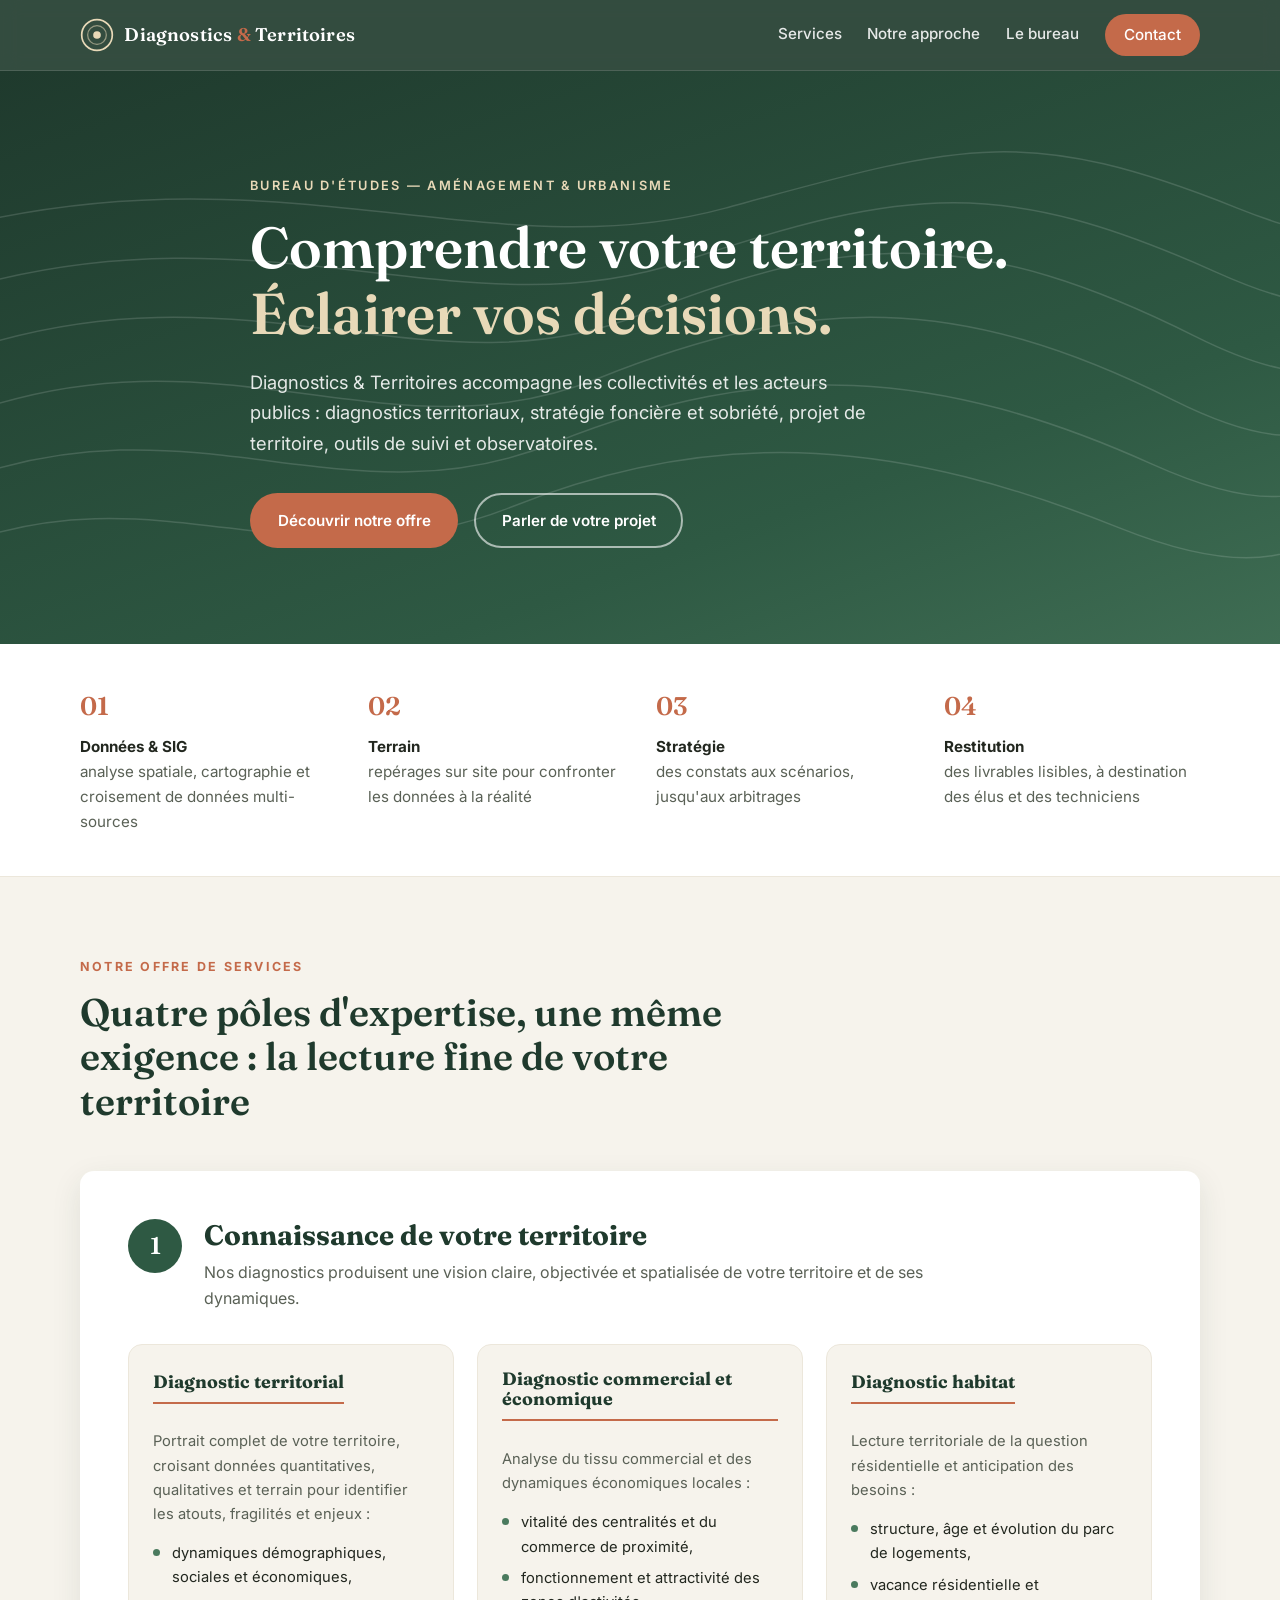
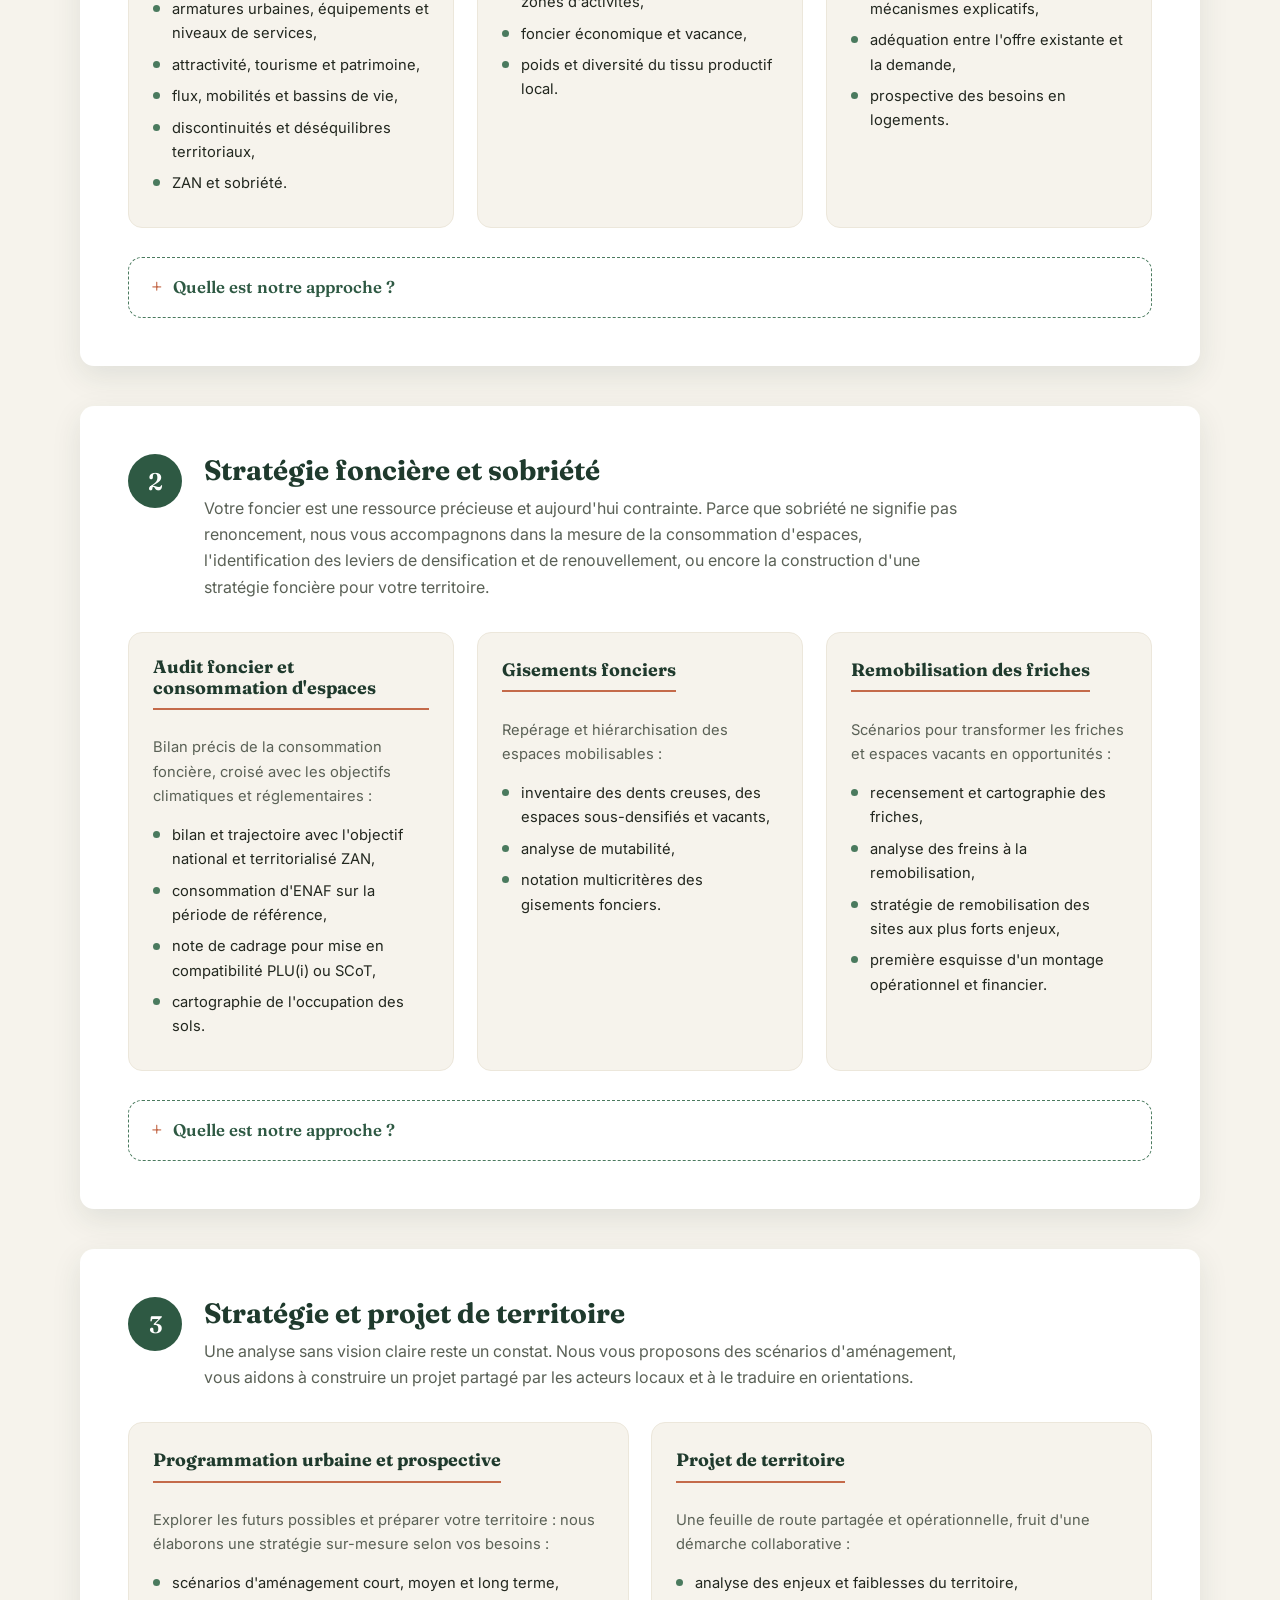
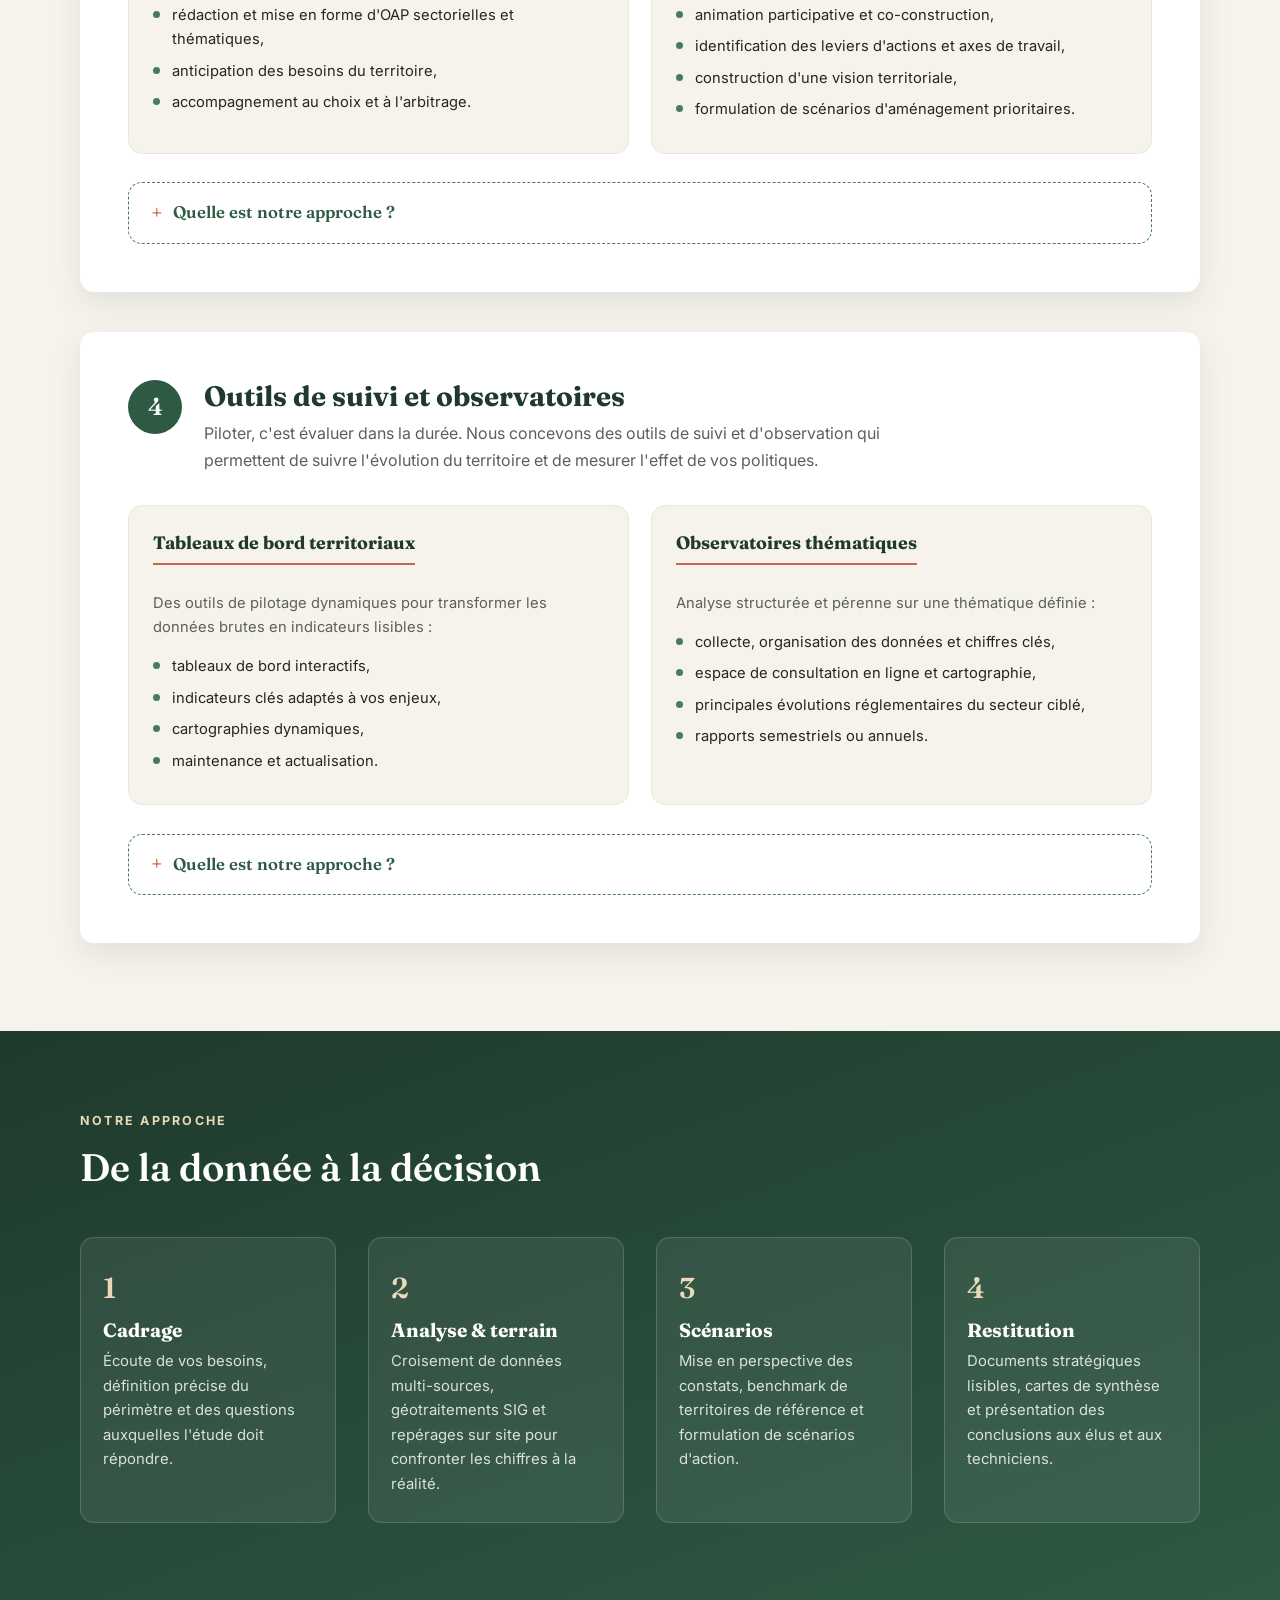
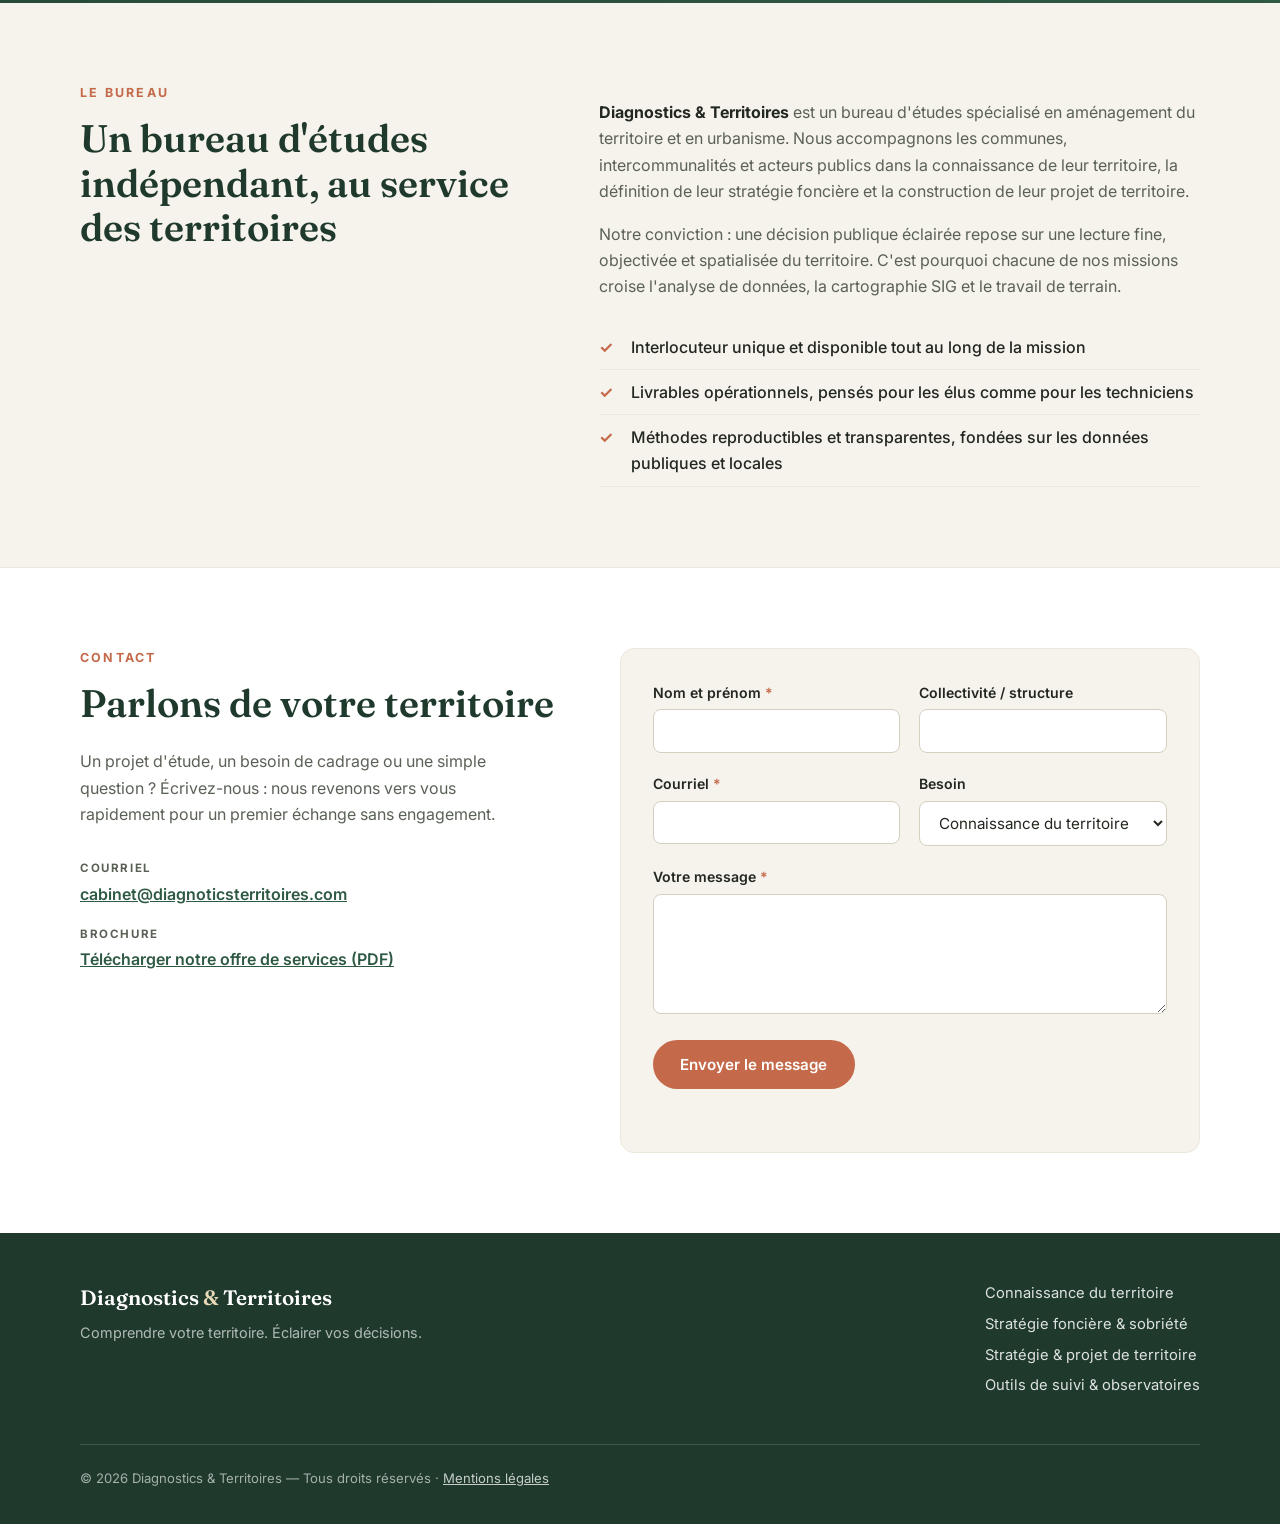
<file: index.html>
<!DOCTYPE html>
<html lang="fr">
<head>
  <meta charset="UTF-8">
  <meta name="viewport" content="width=device-width, initial-scale=1.0">
  <title>Diagnostics &amp; Territoires — Bureau d'études en aménagement du territoire</title>
  <meta name="description" content="Diagnostics & Territoires, bureau d'études en aménagement : diagnostics territoriaux, stratégie foncière et sobriété (ZAN), projet de territoire, observatoires et tableaux de bord. Comprendre votre territoire. Éclairer vos décisions.">
  <meta property="og:title" content="Diagnostics & Territoires — Bureau d'études">
  <meta property="og:description" content="Comprendre votre territoire. Éclairer vos décisions.">
  <meta property="og:type" content="website">
  <link rel="icon" href="favicon.svg" type="image/svg+xml">
  <link rel="preconnect" href="https://fonts.googleapis.com">
  <link rel="preconnect" href="https://fonts.gstatic.com" crossorigin>
  <link href="https://fonts.googleapis.com/css2?family=Fraunces:opsz,wght@9..144,400;9..144,500;9..144,600;9..144,700&family=Inter:wght@400;500;600;700&display=swap" rel="stylesheet">
  <link rel="stylesheet" href="styles.css">
</head>
<body>

  <!-- ===== En-tête ===== -->
  <header class="site-header" id="haut">
    <div class="container header-inner">
      <a href="#haut" class="brand" aria-label="Diagnostics & Territoires — retour à l'accueil">
        <svg class="brand-mark" viewBox="0 0 40 40" aria-hidden="true">
          <circle cx="20" cy="20" r="18" fill="none" stroke="currentColor" stroke-width="2"/>
          <circle cx="20" cy="20" r="11" fill="none" stroke="currentColor" stroke-width="1.5" opacity="0.55"/>
          <circle cx="20" cy="20" r="4.5" fill="currentColor"/>
        </svg>
        <span class="brand-name">Diagnostics <em>&amp;</em> Territoires</span>
      </a>
      <nav class="main-nav" id="main-nav" aria-label="Navigation principale">
        <a href="#services">Services</a>
        <a href="#approche">Notre approche</a>
        <a href="#apropos">Le bureau</a>
        <a href="#contact" class="nav-cta">Contact</a>
      </nav>
      <button class="nav-toggle" id="nav-toggle" aria-expanded="false" aria-controls="main-nav" aria-label="Ouvrir le menu">
        <span></span><span></span><span></span>
      </button>
    </div>
  </header>

  <main>

    <!-- ===== Héro ===== -->
    <section class="hero">
      <div class="hero-topo" aria-hidden="true">
        <svg viewBox="0 0 1200 600" preserveAspectRatio="xMidYMid slice">
          <g fill="none" stroke="currentColor" stroke-width="1.4">
            <path d="M-50 480 C 150 400, 280 520, 480 440 S 850 380, 1050 460 S 1250 420, 1300 440"/>
            <path d="M-50 420 C 180 330, 320 460, 520 380 S 880 310, 1080 400 S 1260 350, 1300 370"/>
            <path d="M-50 360 C 200 260, 360 400, 560 320 S 900 240, 1100 340 S 1270 280, 1300 300"/>
            <path d="M-50 300 C 220 200, 400 340, 600 260 S 920 180, 1120 280 S 1280 220, 1300 240"/>
            <path d="M-50 240 C 240 150, 430 280, 640 210 S 940 130, 1140 220 S 1285 165, 1300 180"/>
            <path d="M-50 180 C 260 100, 460 220, 680 160 S 960 80, 1160 160 S 1290 110, 1300 120"/>
          </g>
        </svg>
      </div>
      <div class="container hero-inner">
        <p class="hero-kicker reveal">Bureau d'études — aménagement &amp; urbanisme</p>
        <h1 class="reveal">Comprendre votre territoire.<br><span>Éclairer vos décisions.</span></h1>
        <p class="hero-lede reveal">
          Diagnostics &amp; Territoires accompagne les collectivités et les acteurs publics :
          diagnostics territoriaux, stratégie foncière et sobriété, projet de territoire,
          outils de suivi et observatoires.
        </p>
        <div class="hero-actions reveal">
          <a class="btn btn-primary" href="#services">Découvrir notre offre</a>
          <a class="btn btn-ghost" href="#contact">Parler de votre projet</a>
        </div>
      </div>
    </section>

    <!-- ===== Bandeau chiffres / piliers ===== -->
    <section class="pillars" aria-label="Nos piliers">
      <div class="container pillars-grid">
        <div class="pillar reveal">
          <span class="pillar-num">01</span>
          <p><strong>Données &amp; SIG</strong><br>analyse spatiale, cartographie et croisement de données multi-sources</p>
        </div>
        <div class="pillar reveal">
          <span class="pillar-num">02</span>
          <p><strong>Terrain</strong><br>repérages sur site pour confronter les données à la réalité</p>
        </div>
        <div class="pillar reveal">
          <span class="pillar-num">03</span>
          <p><strong>Stratégie</strong><br>des constats aux scénarios, jusqu'aux arbitrages</p>
        </div>
        <div class="pillar reveal">
          <span class="pillar-num">04</span>
          <p><strong>Restitution</strong><br>des livrables lisibles, à destination des élus et des techniciens</p>
        </div>
      </div>
    </section>

    <!-- ===== Services ===== -->
    <section class="services" id="services">
      <div class="container">
        <header class="section-head reveal">
          <p class="section-kicker">Notre offre de services</p>
          <h2>Quatre pôles d'expertise, une même exigence&nbsp;: la lecture fine de votre territoire</h2>
        </header>

        <!-- 1. Connaissance du territoire -->
        <article class="service reveal" id="connaissance">
          <div class="service-head">
            <span class="service-num">1</span>
            <div>
              <h3>Connaissance de votre territoire</h3>
              <p class="service-intro">Nos diagnostics produisent une vision claire, objectivée et spatialisée de votre territoire et de ses dynamiques.</p>
            </div>
          </div>
          <div class="service-grid">
            <div class="offer-card">
              <h4>Diagnostic territorial</h4>
              <p>Portrait complet de votre territoire, croisant données quantitatives, qualitatives et terrain pour identifier les atouts, fragilités et enjeux&nbsp;:</p>
              <ul>
                <li>dynamiques démographiques, sociales et économiques,</li>
                <li>armatures urbaines, équipements et niveaux de services,</li>
                <li>attractivité, tourisme et patrimoine,</li>
                <li>flux, mobilités et bassins de vie,</li>
                <li>discontinuités et déséquilibres territoriaux,</li>
                <li>ZAN et sobriété.</li>
              </ul>
            </div>
            <div class="offer-card">
              <h4>Diagnostic commercial et économique</h4>
              <p>Analyse du tissu commercial et des dynamiques économiques locales&nbsp;:</p>
              <ul>
                <li>vitalité des centralités et du commerce de proximité,</li>
                <li>fonctionnement et attractivité des zones d'activités,</li>
                <li>foncier économique et vacance,</li>
                <li>poids et diversité du tissu productif local.</li>
              </ul>
            </div>
            <div class="offer-card">
              <h4>Diagnostic habitat</h4>
              <p>Lecture territoriale de la question résidentielle et anticipation des besoins&nbsp;:</p>
              <ul>
                <li>structure, âge et évolution du parc de logements,</li>
                <li>vacance résidentielle et mécanismes explicatifs,</li>
                <li>adéquation entre l'offre existante et la demande,</li>
                <li>prospective des besoins en logements.</li>
              </ul>
            </div>
          </div>
          <details class="approach">
            <summary>Quelle est notre approche&nbsp;?</summary>
            <ul>
              <li><strong>Analyse spatiale et cartographie SIG&nbsp;:</strong> géotraitements, modélisations spatiales, cartes de synthèse.</li>
              <li><strong>Croisement de données multi-sources&nbsp;:</strong> exploitation des bases de données publiques et locales.</li>
              <li><strong>Terrain&nbsp;:</strong> repérages sur site pour confronter les données à la réalité.</li>
              <li><strong>Indicateurs territoriaux</strong>, benchmark avec des territoires de référence.</li>
              <li><strong>Synthèse et restitution&nbsp;:</strong> rédaction d'un document stratégique à destination des élus et des techniciens et présentation des conclusions.</li>
            </ul>
          </details>
        </article>

        <!-- 2. Stratégie foncière et sobriété -->
        <article class="service reveal" id="foncier">
          <div class="service-head">
            <span class="service-num">2</span>
            <div>
              <h3>Stratégie foncière et sobriété</h3>
              <p class="service-intro">Votre foncier est une ressource précieuse et aujourd'hui contrainte. Parce que sobriété ne signifie pas renoncement, nous vous accompagnons dans la mesure de la consommation d'espaces, l'identification des leviers de densification et de renouvellement, ou encore la construction d'une stratégie foncière pour votre territoire.</p>
            </div>
          </div>
          <div class="service-grid">
            <div class="offer-card">
              <h4>Audit foncier et consommation d'espaces</h4>
              <p>Bilan précis de la consommation foncière, croisé avec les objectifs climatiques et réglementaires&nbsp;:</p>
              <ul>
                <li>bilan et trajectoire avec l'objectif national et territorialisé ZAN,</li>
                <li>consommation d'ENAF sur la période de référence,</li>
                <li>note de cadrage pour mise en compatibilité PLU(i) ou SCoT,</li>
                <li>cartographie de l'occupation des sols.</li>
              </ul>
            </div>
            <div class="offer-card">
              <h4>Gisements fonciers</h4>
              <p>Repérage et hiérarchisation des espaces mobilisables&nbsp;:</p>
              <ul>
                <li>inventaire des dents creuses, des espaces sous-densifiés et vacants,</li>
                <li>analyse de mutabilité,</li>
                <li>notation multicritères des gisements fonciers.</li>
              </ul>
            </div>
            <div class="offer-card">
              <h4>Remobilisation des friches</h4>
              <p>Scénarios pour transformer les friches et espaces vacants en opportunités&nbsp;:</p>
              <ul>
                <li>recensement et cartographie des friches,</li>
                <li>analyse des freins à la remobilisation,</li>
                <li>stratégie de remobilisation des sites aux plus forts enjeux,</li>
                <li>première esquisse d'un montage opérationnel et financier.</li>
              </ul>
            </div>
          </div>
          <details class="approach">
            <summary>Quelle est notre approche&nbsp;?</summary>
            <ul>
              <li><strong>Télédétection et SIG&nbsp;:</strong> orthophotographie et vues diachroniques pour mesurer l'évolution de l'occupation des sols et détecter les espaces sous-utilisés.</li>
              <li><strong>Recensement des friches et identification de la vacance&nbsp;:</strong> analyse terrain, inventaires locaux et croisement avec les données sur la vacance.</li>
              <li><strong>Visites de terrain&nbsp;:</strong> qualifier l'état du bâti, les usages réels, les contraintes et le potentiel de gisements.</li>
            </ul>
          </details>
        </article>

        <!-- 3. Stratégie et projet de territoire -->
        <article class="service reveal" id="projet">
          <div class="service-head">
            <span class="service-num">3</span>
            <div>
              <h3>Stratégie et projet de territoire</h3>
              <p class="service-intro">Une analyse sans vision claire reste un constat. Nous vous proposons des scénarios d'aménagement, vous aidons à construire un projet partagé par les acteurs locaux et à le traduire en orientations.</p>
            </div>
          </div>
          <div class="service-grid two-cols">
            <div class="offer-card">
              <h4>Programmation urbaine et prospective</h4>
              <p>Explorer les futurs possibles et préparer votre territoire&nbsp;: nous élaborons une stratégie sur-mesure selon vos besoins&nbsp;:</p>
              <ul>
                <li>scénarios d'aménagement court, moyen et long terme,</li>
                <li>rédaction et mise en forme d'OAP sectorielles et thématiques,</li>
                <li>anticipation des besoins du territoire,</li>
                <li>accompagnement au choix et à l'arbitrage.</li>
              </ul>
            </div>
            <div class="offer-card">
              <h4>Projet de territoire</h4>
              <p>Une feuille de route partagée et opérationnelle, fruit d'une démarche collaborative&nbsp;:</p>
              <ul>
                <li>analyse des enjeux et faiblesses du territoire,</li>
                <li>animation participative et co-construction,</li>
                <li>identification des leviers d'actions et axes de travail,</li>
                <li>construction d'une vision territoriale,</li>
                <li>formulation de scénarios d'aménagement prioritaires.</li>
              </ul>
            </div>
          </div>
          <details class="approach">
            <summary>Quelle est notre approche&nbsp;?</summary>
            <ul>
              <li><strong>Diagnostic flash et cadrage&nbsp;:</strong> analyse transversale pour identifier rapidement les enjeux prioritaires et définir précisément les besoins de votre territoire.</li>
              <li><strong>Prospective territoriale&nbsp;:</strong> croisement des dynamiques locales pour anticiper les tendances et les mutations à venir.</li>
              <li><strong>Animation et co-construction&nbsp;:</strong> organisation d'ateliers de travail avec les élus, techniciens et acteurs du territoire pour forger une vision partagée, débattre des enjeux et faciliter les arbitrages politiques.</li>
              <li><strong>Scénarisation&nbsp;:</strong> élaboration de propositions d'aménagement, en s'appuyant sur l'étude de projets de référence inspirants et de retours d'expérience réussis.</li>
            </ul>
          </details>
        </article>

        <!-- 4. Outils de suivi et observatoires -->
        <article class="service reveal" id="observatoires">
          <div class="service-head">
            <span class="service-num">4</span>
            <div>
              <h3>Outils de suivi et observatoires</h3>
              <p class="service-intro">Piloter, c'est évaluer dans la durée. Nous concevons des outils de suivi et d'observation qui permettent de suivre l'évolution du territoire et de mesurer l'effet de vos politiques.</p>
            </div>
          </div>
          <div class="service-grid two-cols">
            <div class="offer-card">
              <h4>Tableaux de bord territoriaux</h4>
              <p>Des outils de pilotage dynamiques pour transformer les données brutes en indicateurs lisibles&nbsp;:</p>
              <ul>
                <li>tableaux de bord interactifs,</li>
                <li>indicateurs clés adaptés à vos enjeux,</li>
                <li>cartographies dynamiques,</li>
                <li>maintenance et actualisation.</li>
              </ul>
            </div>
            <div class="offer-card">
              <h4>Observatoires thématiques</h4>
              <p>Analyse structurée et pérenne sur une thématique définie&nbsp;:</p>
              <ul>
                <li>collecte, organisation des données et chiffres clés,</li>
                <li>espace de consultation en ligne et cartographie,</li>
                <li>principales évolutions réglementaires du secteur ciblé,</li>
                <li>rapports semestriels ou annuels.</li>
              </ul>
            </div>
          </div>
          <details class="approach">
            <summary>Quelle est notre approche&nbsp;?</summary>
            <ul>
              <li><strong>Récolte de données&nbsp;:</strong> constitution de nos propres indicateurs et suivi régulier des derniers jeux de données.</li>
              <li><strong>Valorisation des données&nbsp;:</strong> étude et mise en récit des indicateurs.</li>
              <li><strong>Format&nbsp;:</strong> adaptable selon le public visé.</li>
              <li>Des indicateurs facilement appréhendables et mobilisables dans le cadre de vos projets.</li>
            </ul>
          </details>
        </article>
      </div>
    </section>

    <!-- ===== Notre approche (transverse) ===== -->
    <section class="method" id="approche">
      <div class="container">
        <header class="section-head light reveal">
          <p class="section-kicker">Notre approche</p>
          <h2>De la donnée à la décision</h2>
        </header>
        <ol class="method-steps">
          <li class="reveal">
            <span class="step-num">1</span>
            <h3>Cadrage</h3>
            <p>Écoute de vos besoins, définition précise du périmètre et des questions auxquelles l'étude doit répondre.</p>
          </li>
          <li class="reveal">
            <span class="step-num">2</span>
            <h3>Analyse &amp; terrain</h3>
            <p>Croisement de données multi-sources, géotraitements SIG et repérages sur site pour confronter les chiffres à la réalité.</p>
          </li>
          <li class="reveal">
            <span class="step-num">3</span>
            <h3>Scénarios</h3>
            <p>Mise en perspective des constats, benchmark de territoires de référence et formulation de scénarios d'action.</p>
          </li>
          <li class="reveal">
            <span class="step-num">4</span>
            <h3>Restitution</h3>
            <p>Documents stratégiques lisibles, cartes de synthèse et présentation des conclusions aux élus et aux techniciens.</p>
          </li>
        </ol>
      </div>
    </section>

    <!-- ===== À propos ===== -->
    <section class="about" id="apropos">
      <div class="container about-grid">
        <div class="reveal">
          <p class="section-kicker">Le bureau</p>
          <h2>Un bureau d'études indépendant, au service des territoires</h2>
        </div>
        <div class="about-text reveal">
          <p>
            <strong>Diagnostics &amp; Territoires</strong> est un bureau d'études spécialisé en aménagement
            du territoire et en urbanisme. Nous accompagnons les communes, intercommunalités et
            acteurs publics dans la connaissance de leur territoire, la définition de leur stratégie
            foncière et la construction de leur projet de territoire.
          </p>
          <p>
            Notre conviction&nbsp;: une décision publique éclairée repose sur une lecture fine,
            objectivée et spatialisée du territoire. C'est pourquoi chacune de nos missions croise
            l'analyse de données, la cartographie SIG et le travail de terrain.
          </p>
          <ul class="about-list">
            <li>Interlocuteur unique et disponible tout au long de la mission</li>
            <li>Livrables opérationnels, pensés pour les élus comme pour les techniciens</li>
            <li>Méthodes reproductibles et transparentes, fondées sur les données publiques et locales</li>
          </ul>
        </div>
      </div>
    </section>

    <!-- ===== Contact ===== -->
    <section class="contact" id="contact">
      <div class="container contact-grid">
        <div class="reveal">
          <p class="section-kicker">Contact</p>
          <h2>Parlons de votre territoire</h2>
          <p class="contact-lede">
            Un projet d'étude, un besoin de cadrage ou une simple question&nbsp;?
            Écrivez-nous&nbsp;: nous revenons vers vous rapidement pour un premier échange sans engagement.
          </p>
          <ul class="contact-details">
            <li>
              <span class="contact-label">Courriel</span>
              <a href="mailto:cabinet@diagnoticsterritoires.com">cabinet@diagnoticsterritoires.com</a>
            </li>
            <li>
              <span class="contact-label">Brochure</span>
              <a href="brochure-offre-de-services.pdf" download>Télécharger notre offre de services (PDF)</a>
            </li>
          </ul>
        </div>
        <form class="contact-form reveal" id="contact-form" novalidate>
          <div class="form-row">
            <div class="form-field">
              <label for="cf-nom">Nom et prénom <span aria-hidden="true">*</span></label>
              <input type="text" id="cf-nom" name="nom" autocomplete="name" required>
            </div>
            <div class="form-field">
              <label for="cf-structure">Collectivité / structure</label>
              <input type="text" id="cf-structure" name="structure" autocomplete="organization">
            </div>
          </div>
          <div class="form-row">
            <div class="form-field">
              <label for="cf-email">Courriel <span aria-hidden="true">*</span></label>
              <input type="email" id="cf-email" name="email" autocomplete="email" required>
            </div>
            <div class="form-field">
              <label for="cf-sujet">Besoin</label>
              <select id="cf-sujet" name="sujet">
                <option>Connaissance du territoire</option>
                <option>Stratégie foncière et sobriété</option>
                <option>Stratégie et projet de territoire</option>
                <option>Outils de suivi et observatoires</option>
                <option>Autre demande</option>
              </select>
            </div>
          </div>
          <div class="form-field">
            <label for="cf-message">Votre message <span aria-hidden="true">*</span></label>
            <textarea id="cf-message" name="message" rows="5" required></textarea>
          </div>
          <button type="submit" class="btn btn-primary">Envoyer le message</button>
          <p class="form-note" id="form-note" role="status"></p>
        </form>
      </div>
    </section>
  </main>

  <!-- ===== Pied de page ===== -->
  <footer class="site-footer">
    <div class="container footer-inner">
      <div>
        <p class="footer-brand">Diagnostics <em>&amp;</em> Territoires</p>
        <p class="footer-tagline">Comprendre votre territoire. Éclairer vos décisions.</p>
      </div>
      <nav class="footer-nav" aria-label="Navigation du pied de page">
        <a href="#connaissance">Connaissance du territoire</a>
        <a href="#foncier">Stratégie foncière &amp; sobriété</a>
        <a href="#projet">Stratégie &amp; projet de territoire</a>
        <a href="#observatoires">Outils de suivi &amp; observatoires</a>
      </nav>
      <p class="footer-legal">© <span id="year"></span> Diagnostics &amp; Territoires — Tous droits réservés · <a href="mentions-legales.html">Mentions légales</a></p>
    </div>
  </footer>

  <script src="script.js"></script>
</body>
</html>
</file>
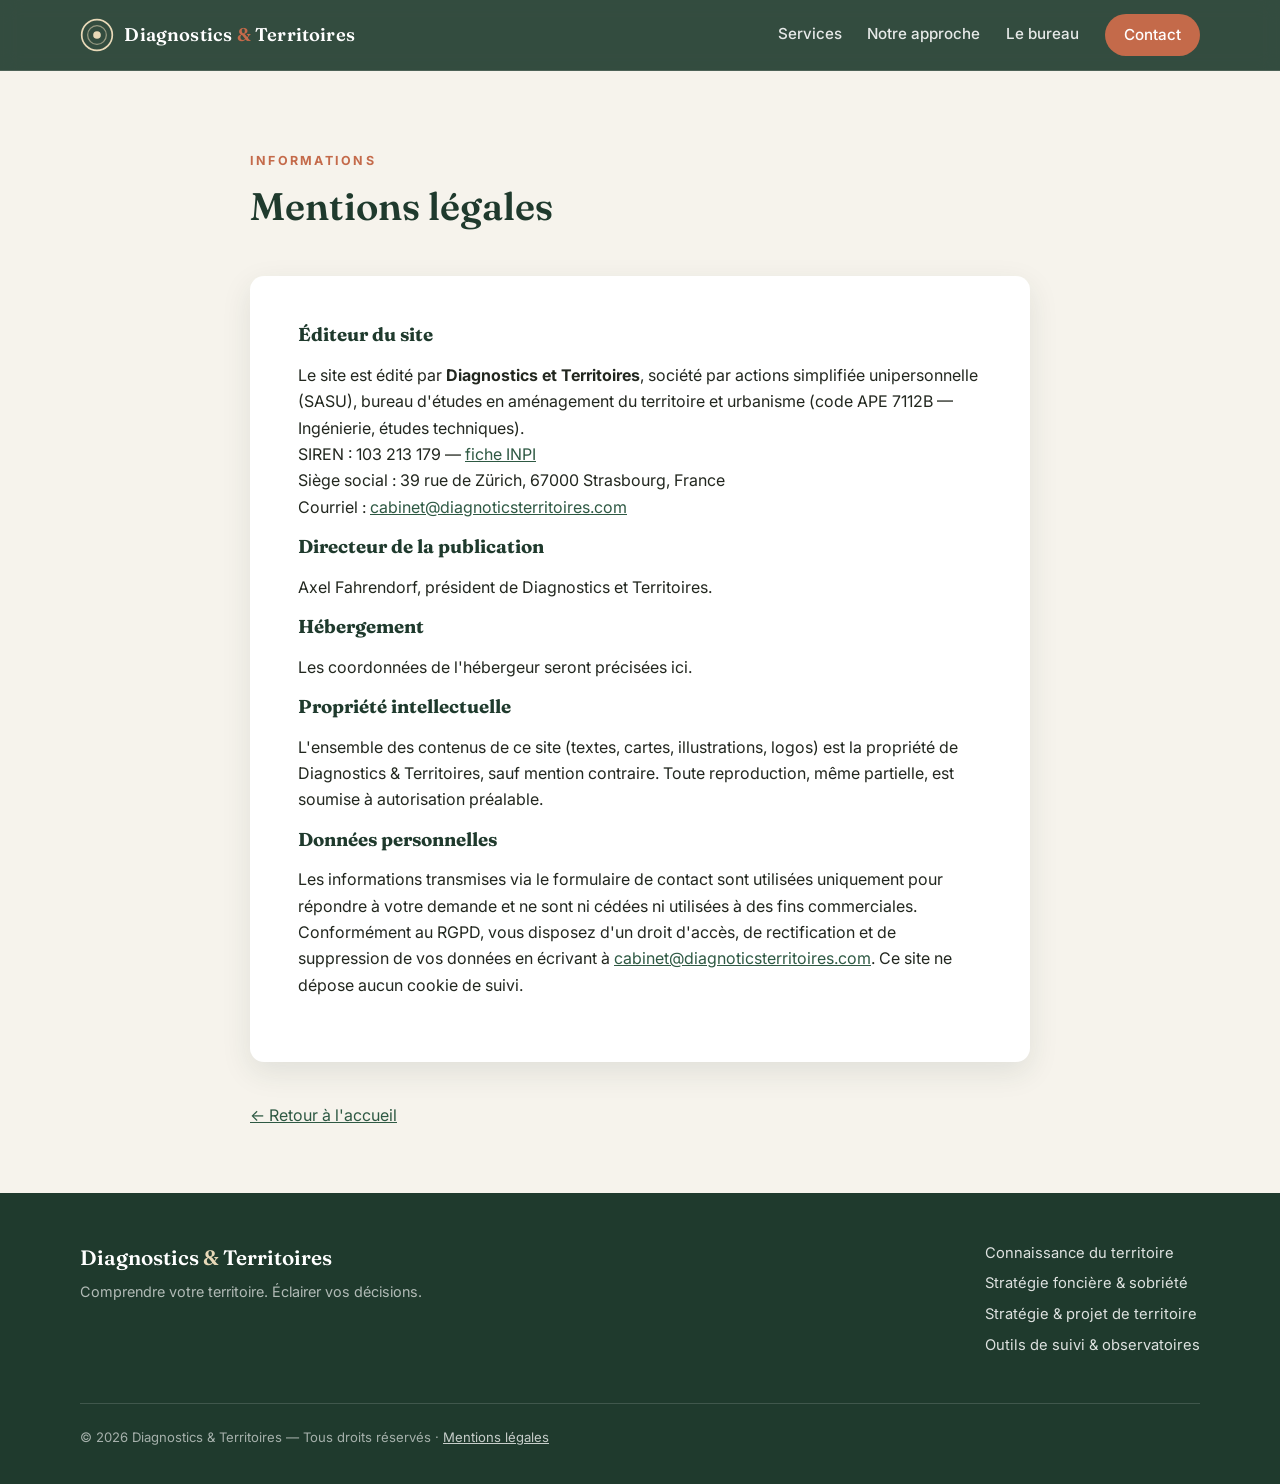
<file: mentions-legales.html>
<!DOCTYPE html>
<html lang="fr">
<head>
  <meta charset="UTF-8">
  <meta name="viewport" content="width=device-width, initial-scale=1.0">
  <title>Mentions légales — Diagnostics &amp; Territoires</title>
  <meta name="robots" content="noindex">
  <link rel="icon" href="favicon.svg" type="image/svg+xml">
  <link rel="preconnect" href="https://fonts.googleapis.com">
  <link rel="preconnect" href="https://fonts.gstatic.com" crossorigin>
  <link href="https://fonts.googleapis.com/css2?family=Fraunces:opsz,wght@9..144,400;9..144,600&family=Inter:wght@400;500;600&display=swap" rel="stylesheet">
  <link rel="stylesheet" href="styles.css">
</head>
<body>

  <header class="site-header">
    <div class="container header-inner">
      <a href="index.html" class="brand" aria-label="Diagnostics & Territoires — retour à l'accueil">
        <svg class="brand-mark" viewBox="0 0 40 40" aria-hidden="true">
          <circle cx="20" cy="20" r="18" fill="none" stroke="currentColor" stroke-width="2"/>
          <circle cx="20" cy="20" r="11" fill="none" stroke="currentColor" stroke-width="1.5" opacity="0.55"/>
          <circle cx="20" cy="20" r="4.5" fill="currentColor"/>
        </svg>
        <span class="brand-name">Diagnostics <em>&amp;</em> Territoires</span>
      </a>
      <nav class="main-nav" aria-label="Navigation principale">
        <a href="index.html#services">Services</a>
        <a href="index.html#approche">Notre approche</a>
        <a href="index.html#apropos">Le bureau</a>
        <a href="index.html#contact" class="nav-cta">Contact</a>
      </nav>
    </div>
  </header>

  <main>
    <section class="services">
      <div class="container" style="max-width: 780px;">
        <header class="section-head">
          <p class="section-kicker">Informations</p>
          <h2>Mentions légales</h2>
        </header>

        <article class="service">
          <h3>Éditeur du site</h3>
          <p>
            Le site est édité par <strong>Diagnostics et Territoires</strong>, société par actions
            simplifiée unipersonnelle (SASU), bureau d'études en aménagement du territoire et
            urbanisme (code APE 7112B — Ingénierie, études techniques).<br>
            SIREN&nbsp;: 103&nbsp;213&nbsp;179 —
            <a href="https://data.inpi.fr/entreprises/103213179" rel="noopener">fiche INPI</a><br>
            Siège social&nbsp;: 39 rue de Zürich, 67000 Strasbourg, France<br>
            Courriel&nbsp;: <a href="mailto:cabinet@diagnoticsterritoires.com">cabinet@diagnoticsterritoires.com</a>
          </p>

          <h3>Directeur de la publication</h3>
          <p>Axel Fahrendorf, président de Diagnostics et Territoires.</p>

          <h3>Hébergement</h3>
          <p><!-- À compléter selon l'hébergeur retenu (ex. : GitHub Pages, OVH, o2switch…). -->
          Les coordonnées de l'hébergeur seront précisées ici.</p>

          <h3>Propriété intellectuelle</h3>
          <p>
            L'ensemble des contenus de ce site (textes, cartes, illustrations, logos) est la
            propriété de Diagnostics &amp; Territoires, sauf mention contraire. Toute reproduction,
            même partielle, est soumise à autorisation préalable.
          </p>

          <h3>Données personnelles</h3>
          <p>
            Les informations transmises via le formulaire de contact sont utilisées uniquement
            pour répondre à votre demande et ne sont ni cédées ni utilisées à des fins
            commerciales. Conformément au RGPD, vous disposez d'un droit d'accès, de rectification
            et de suppression de vos données en écrivant à
            <a href="mailto:cabinet@diagnoticsterritoires.com">cabinet@diagnoticsterritoires.com</a>.
            Ce site ne dépose aucun cookie de suivi.
          </p>
        </article>

        <p><a href="index.html">← Retour à l'accueil</a></p>
      </div>
    </section>
  </main>

  <footer class="site-footer">
    <div class="container footer-inner">
      <div>
        <p class="footer-brand">Diagnostics <em>&amp;</em> Territoires</p>
        <p class="footer-tagline">Comprendre votre territoire. Éclairer vos décisions.</p>
      </div>
      <nav class="footer-nav" aria-label="Navigation du pied de page">
        <a href="index.html#connaissance">Connaissance du territoire</a>
        <a href="index.html#foncier">Stratégie foncière &amp; sobriété</a>
        <a href="index.html#projet">Stratégie &amp; projet de territoire</a>
        <a href="index.html#observatoires">Outils de suivi &amp; observatoires</a>
      </nav>
      <p class="footer-legal">© <span id="year"></span> Diagnostics &amp; Territoires — Tous droits réservés · <a href="mentions-legales.html">Mentions légales</a></p>
    </div>
  </footer>

  <script src="script.js"></script>
</body>
</html>
</file>
<file: styles.css>
/* =========================================================
   Diagnostic & Territoire — feuille de styles
   ========================================================= */

:root {
  --vert-fonce: #1f3a2d;
  --vert: #2e5943;
  --vert-clair: #4a7a5e;
  --terracotta: #c46a4a;
  --terracotta-fonce: #a95538;
  --sable: #f6f3ec;
  --sable-fonce: #ece7db;
  --encre: #22271f;
  --encre-douce: #5a6156;
  --blanc: #ffffff;
  --radius: 14px;
  --shadow: 0 10px 30px rgba(31, 58, 45, 0.10);
  --font-titre: "Fraunces", Georgia, serif;
  --font-texte: "Inter", system-ui, -apple-system, sans-serif;
}

* { box-sizing: border-box; }

html {
  scroll-behavior: smooth;
  scroll-padding-top: 5.5rem;
}

body {
  margin: 0;
  font-family: var(--font-texte);
  font-size: 1rem;
  line-height: 1.65;
  color: var(--encre);
  background: var(--sable);
}

img, svg { display: block; max-width: 100%; }

a { color: var(--vert); }

h1, h2, h3, h4 {
  font-family: var(--font-titre);
  line-height: 1.15;
  color: var(--vert-fonce);
  margin: 0 0 0.6em;
}

.container {
  width: min(1120px, 100% - 3rem);
  margin-inline: auto;
}

/* ---------- Boutons ---------- */
.btn {
  display: inline-block;
  padding: 0.8rem 1.6rem;
  border-radius: 999px;
  font-weight: 600;
  font-size: 0.95rem;
  text-decoration: none;
  border: 2px solid transparent;
  cursor: pointer;
  transition: background 0.2s ease, color 0.2s ease, border-color 0.2s ease, transform 0.15s ease;
}
.btn:hover { transform: translateY(-2px); }
.btn-primary {
  background: var(--terracotta);
  color: var(--blanc);
  font-family: var(--font-texte);
}
.btn-primary:hover { background: var(--terracotta-fonce); }
.btn-ghost {
  border-color: rgba(255, 255, 255, 0.6);
  color: var(--blanc);
}
.btn-ghost:hover { background: rgba(255, 255, 255, 0.12); }

/* ---------- En-tête ---------- */
.site-header {
  position: sticky;
  top: 0;
  z-index: 50;
  background: rgba(31, 58, 45, 0.9);
  backdrop-filter: blur(10px);
  border-bottom: 1px solid rgba(255, 255, 255, 0.12);
  transition: box-shadow 0.25s ease, background 0.25s ease;
}
.site-header.scrolled {
  background: rgba(31, 58, 45, 0.97);
  box-shadow: 0 6px 24px rgba(31, 58, 45, 0.35);
}

.header-inner {
  display: flex;
  align-items: center;
  justify-content: space-between;
  gap: 1rem;
  padding: 0.85rem 0;
}

.brand {
  display: flex;
  align-items: center;
  gap: 0.65rem;
  text-decoration: none;
  color: var(--blanc);
}
.brand-mark { width: 34px; height: 34px; color: #e8d9b8; flex: none; }
.brand-name {
  font-family: var(--font-titre);
  font-weight: 600;
  font-size: 1.15rem;
  letter-spacing: 0.01em;
}
.brand-name em { color: var(--terracotta); font-style: normal; }

.main-nav {
  display: flex;
  align-items: center;
  gap: 1.6rem;
}
.main-nav a {
  text-decoration: none;
  color: rgba(255, 255, 255, 0.88);
  font-weight: 500;
  font-size: 0.95rem;
  padding: 0.3rem 0;
  border-bottom: 2px solid transparent;
  transition: color 0.2s ease, border-color 0.2s ease;
}
.main-nav a:hover { color: #e8d9b8; border-bottom-color: #e8d9b8; }
.main-nav .nav-cta {
  background: var(--terracotta);
  color: var(--blanc);
  padding: 0.55rem 1.2rem;
  border-radius: 999px;
  border-bottom: none;
}
.main-nav .nav-cta:hover { background: var(--terracotta-fonce); color: var(--blanc); }

.nav-toggle {
  display: none;
  flex-direction: column;
  gap: 5px;
  background: none;
  border: none;
  padding: 0.5rem;
  cursor: pointer;
}
.nav-toggle span {
  width: 24px;
  height: 2px;
  background: var(--blanc);
  transition: transform 0.25s ease, opacity 0.25s ease;
}
.nav-toggle[aria-expanded="true"] span:nth-child(1) { transform: translateY(7px) rotate(45deg); }
.nav-toggle[aria-expanded="true"] span:nth-child(2) { opacity: 0; }
.nav-toggle[aria-expanded="true"] span:nth-child(3) { transform: translateY(-7px) rotate(-45deg); }

/* ---------- Héro ---------- */
.hero {
  position: relative;
  background: linear-gradient(160deg, var(--vert-fonce) 0%, var(--vert) 70%, var(--vert-clair) 120%);
  color: var(--blanc);
  overflow: hidden;
}
.hero-topo {
  position: absolute;
  inset: 0;
  color: rgba(255, 255, 255, 0.14);
  pointer-events: none;
}
.hero-topo svg { width: 100%; height: 100%; }

.hero-inner {
  position: relative;
  padding: 6.5rem 0 6rem;
  max-width: 780px;
}
.hero-kicker {
  text-transform: uppercase;
  letter-spacing: 0.18em;
  font-size: 0.8rem;
  font-weight: 600;
  color: #e8d9b8;
  margin: 0 0 1.2rem;
}
.hero h1 {
  color: var(--blanc);
  font-size: clamp(2.2rem, 5vw, 3.6rem);
  font-weight: 600;
  margin-bottom: 1.2rem;
}
.hero h1 span { color: #e8d9b8; }
.hero-lede {
  font-size: 1.15rem;
  color: rgba(255, 255, 255, 0.88);
  max-width: 620px;
  margin: 0 0 2.2rem;
}
.hero-actions { display: flex; flex-wrap: wrap; gap: 1rem; }

/* ---------- Piliers ---------- */
.pillars {
  background: var(--blanc);
  border-bottom: 1px solid var(--sable-fonce);
}
.pillars-grid {
  display: grid;
  grid-template-columns: repeat(4, 1fr);
  gap: 2rem;
  padding: 2.6rem 0;
}
.pillar-num {
  font-family: var(--font-titre);
  font-size: 1.6rem;
  color: var(--terracotta);
  font-weight: 600;
}
.pillar p { margin: 0.4rem 0 0; font-size: 0.95rem; color: var(--encre-douce); }
.pillar strong { color: var(--encre); }

/* ---------- Sections ---------- */
.section-head { max-width: 720px; margin-bottom: 3rem; }
.section-kicker {
  text-transform: uppercase;
  letter-spacing: 0.18em;
  font-size: 0.78rem;
  font-weight: 700;
  color: var(--terracotta);
  margin: 0 0 0.8rem;
}
.section-head h2, .about h2, .contact h2 {
  font-size: clamp(1.7rem, 3.4vw, 2.4rem);
  font-weight: 600;
}
.section-head.light h2 { color: var(--blanc); }
.section-head.light .section-kicker { color: #e8d9b8; }

/* ---------- Services ---------- */
.services { padding: 5rem 0 3rem; }

.service {
  background: var(--blanc);
  border-radius: var(--radius);
  box-shadow: var(--shadow);
  padding: clamp(1.5rem, 4vw, 3rem);
  margin-bottom: 2.5rem;
}

.service-head {
  display: flex;
  gap: 1.4rem;
  align-items: flex-start;
  margin-bottom: 2rem;
}
.service-num {
  flex: none;
  width: 54px;
  height: 54px;
  border-radius: 50%;
  background: var(--vert);
  color: var(--blanc);
  font-family: var(--font-titre);
  font-size: 1.5rem;
  font-weight: 600;
  display: grid;
  place-items: center;
}
.service-head h3 { font-size: clamp(1.35rem, 2.6vw, 1.75rem); margin-bottom: 0.5rem; }
.service-intro { color: var(--encre-douce); margin: 0; max-width: 760px; }

.service-grid {
  display: grid;
  grid-template-columns: repeat(3, 1fr);
  gap: 1.4rem;
}
.service-grid.two-cols { grid-template-columns: repeat(2, 1fr); }

.offer-card {
  background: var(--sable);
  border: 1px solid var(--sable-fonce);
  border-radius: var(--radius);
  padding: 1.5rem;
  transition: transform 0.2s ease, box-shadow 0.2s ease;
}
.offer-card:hover {
  transform: translateY(-4px);
  box-shadow: var(--shadow);
}
.offer-card h4 {
  font-size: 1.12rem;
  padding-bottom: 0.6rem;
  border-bottom: 2px solid var(--terracotta);
  display: inline-block;
}
.offer-card p { font-size: 0.92rem; color: var(--encre-douce); }
.offer-card ul {
  margin: 0.8rem 0 0;
  padding: 0;
  list-style: none;
  font-size: 0.92rem;
}
.offer-card li {
  padding-left: 1.2rem;
  position: relative;
  margin-bottom: 0.45rem;
}
.offer-card li::before {
  content: "";
  position: absolute;
  left: 0;
  top: 0.55em;
  width: 7px;
  height: 7px;
  border-radius: 50%;
  background: var(--vert-clair);
}

.approach {
  margin-top: 1.8rem;
  border: 1px dashed var(--vert-clair);
  border-radius: var(--radius);
  padding: 0;
  overflow: hidden;
}
.approach summary {
  cursor: pointer;
  list-style: none;
  padding: 1rem 1.4rem;
  font-family: var(--font-titre);
  font-weight: 600;
  font-size: 1.05rem;
  color: var(--vert);
  display: flex;
  align-items: center;
  gap: 0.6rem;
}
.approach summary::-webkit-details-marker { display: none; }
.approach summary::before {
  content: "+";
  font-size: 1.3rem;
  line-height: 1;
  color: var(--terracotta);
  transition: transform 0.2s ease;
}
.approach[open] summary::before { content: "–"; }
.approach ul {
  margin: 0;
  padding: 0 1.6rem 1.4rem 2.6rem;
  font-size: 0.95rem;
  color: var(--encre-douce);
}
.approach li { margin-bottom: 0.5rem; }
.approach strong { color: var(--encre); }

/* ---------- Méthode ---------- */
.method {
  background: linear-gradient(160deg, var(--vert-fonce), var(--vert));
  color: var(--blanc);
  padding: 5rem 0;
}
.method-steps {
  display: grid;
  grid-template-columns: repeat(4, 1fr);
  gap: 2rem;
  margin: 0;
  padding: 0;
  list-style: none;
  counter-reset: step;
}
.method-steps li {
  background: rgba(255, 255, 255, 0.07);
  border: 1px solid rgba(255, 255, 255, 0.16);
  border-radius: var(--radius);
  padding: 1.6rem 1.4rem;
}
.step-num {
  font-family: var(--font-titre);
  font-size: 1.8rem;
  font-weight: 600;
  color: #e8d9b8;
}
.method-steps h3 { color: var(--blanc); font-size: 1.2rem; margin: 0.5rem 0; }
.method-steps p { margin: 0; font-size: 0.93rem; color: rgba(255, 255, 255, 0.82); }

/* ---------- À propos ---------- */
.about { padding: 5rem 0; }
.about-grid {
  display: grid;
  grid-template-columns: 1fr 1.3fr;
  gap: 3.5rem;
  align-items: start;
}
.about-text p { color: var(--encre-douce); }
.about-text strong { color: var(--encre); }
.about-list {
  margin: 1.6rem 0 0;
  padding: 0;
  list-style: none;
}
.about-list li {
  position: relative;
  padding: 0.55rem 0 0.55rem 2rem;
  font-weight: 500;
  border-bottom: 1px solid var(--sable-fonce);
}
.about-list li::before {
  content: "✓";
  position: absolute;
  left: 0;
  color: var(--terracotta);
  font-weight: 700;
}

/* ---------- Contact ---------- */
.contact {
  background: var(--blanc);
  border-top: 1px solid var(--sable-fonce);
  padding: 5rem 0;
}
.contact-grid {
  display: grid;
  grid-template-columns: 1fr 1.2fr;
  gap: 3.5rem;
  align-items: start;
}
.contact-lede { color: var(--encre-douce); max-width: 460px; }
.contact-details {
  margin: 2rem 0 0;
  padding: 0;
  list-style: none;
}
.contact-details li { margin-bottom: 1.1rem; }
.contact-label {
  display: block;
  text-transform: uppercase;
  letter-spacing: 0.14em;
  font-size: 0.72rem;
  font-weight: 700;
  color: var(--encre-douce);
  margin-bottom: 0.15rem;
}
.contact-details a { font-weight: 600; color: var(--vert); }

.contact-form {
  background: var(--sable);
  border: 1px solid var(--sable-fonce);
  border-radius: var(--radius);
  padding: 2rem;
}
.form-row {
  display: grid;
  grid-template-columns: 1fr 1fr;
  gap: 1.2rem;
}
.form-field { margin-bottom: 1.2rem; }
.form-field label {
  display: block;
  font-weight: 600;
  font-size: 0.88rem;
  margin-bottom: 0.35rem;
}
.form-field label span { color: var(--terracotta); }
.form-field input,
.form-field select,
.form-field textarea {
  width: 100%;
  padding: 0.7rem 0.9rem;
  border: 1px solid #d5cfc0;
  border-radius: 8px;
  background: var(--blanc);
  font-family: var(--font-texte);
  font-size: 0.95rem;
  color: var(--encre);
  transition: border-color 0.2s ease, box-shadow 0.2s ease;
}
.form-field textarea { resize: vertical; }
.form-field input:focus,
.form-field select:focus,
.form-field textarea:focus {
  outline: none;
  border-color: var(--vert);
  box-shadow: 0 0 0 3px rgba(46, 89, 67, 0.15);
}
.form-field input.invalid,
.form-field textarea.invalid { border-color: var(--terracotta-fonce); }
.form-note {
  margin: 0.9rem 0 0;
  font-size: 0.9rem;
  color: var(--vert);
  font-weight: 500;
  min-height: 1.2em;
}
.form-note.error { color: var(--terracotta-fonce); }

/* ---------- Pied de page ---------- */
.site-footer {
  background: var(--vert-fonce);
  color: rgba(255, 255, 255, 0.85);
  padding: 3rem 0 2.2rem;
}
.footer-inner {
  display: grid;
  grid-template-columns: 1fr auto;
  gap: 1.5rem 3rem;
  align-items: start;
}
.footer-brand {
  font-family: var(--font-titre);
  font-size: 1.3rem;
  font-weight: 600;
  color: var(--blanc);
  margin: 0;
}
.footer-brand em { color: #e8d9b8; font-style: normal; }
.footer-tagline { margin: 0.3rem 0 0; font-size: 0.9rem; color: rgba(255, 255, 255, 0.65); }
.footer-nav {
  display: flex;
  flex-direction: column;
  gap: 0.4rem;
}
.footer-nav a {
  color: rgba(255, 255, 255, 0.85);
  text-decoration: none;
  font-size: 0.92rem;
}
.footer-nav a:hover { color: #e8d9b8; }
.footer-legal {
  grid-column: 1 / -1;
  margin: 1.4rem 0 0;
  padding-top: 1.4rem;
  border-top: 1px solid rgba(255, 255, 255, 0.15);
  font-size: 0.82rem;
  color: rgba(255, 255, 255, 0.6);
}
.footer-legal a { color: rgba(255, 255, 255, 0.75); }

/* ---------- Animations d'apparition ---------- */
.reveal {
  opacity: 0;
  transform: translateY(24px);
  transition: opacity 0.6s ease, transform 0.6s ease;
}
.reveal.visible {
  opacity: 1;
  transform: none;
}
@media (prefers-reduced-motion: reduce) {
  html { scroll-behavior: auto; }
  .reveal { opacity: 1; transform: none; transition: none; }
}

/* ---------- Responsive ---------- */
@media (max-width: 900px) {
  .pillars-grid { grid-template-columns: repeat(2, 1fr); }
  .service-grid,
  .service-grid.two-cols { grid-template-columns: 1fr; }
  .method-steps { grid-template-columns: repeat(2, 1fr); }
  .about-grid,
  .contact-grid { grid-template-columns: 1fr; gap: 2rem; }
}

@media (max-width: 720px) {
  .nav-toggle { display: flex; }
  .main-nav {
    position: absolute;
    top: 100%;
    left: 0;
    right: 0;
    flex-direction: column;
    align-items: stretch;
    gap: 0;
    background: var(--vert-fonce);
    border-bottom: 1px solid rgba(255, 255, 255, 0.15);
    padding: 0.5rem 1.5rem 1rem;
    display: none;
  }
  .main-nav.open { display: flex; }
  .main-nav a { padding: 0.8rem 0; border-bottom: 1px solid rgba(255, 255, 255, 0.12); }
  .main-nav .nav-cta { margin-top: 0.8rem; text-align: center; }
  .hero-inner { padding: 4.5rem 0 4rem; }
  .method-steps { grid-template-columns: 1fr; }
  .pillars-grid { grid-template-columns: 1fr; gap: 1.4rem; }
  .form-row { grid-template-columns: 1fr; gap: 0; }
  .service-head { flex-direction: column; gap: 0.8rem; }
}
</file>
